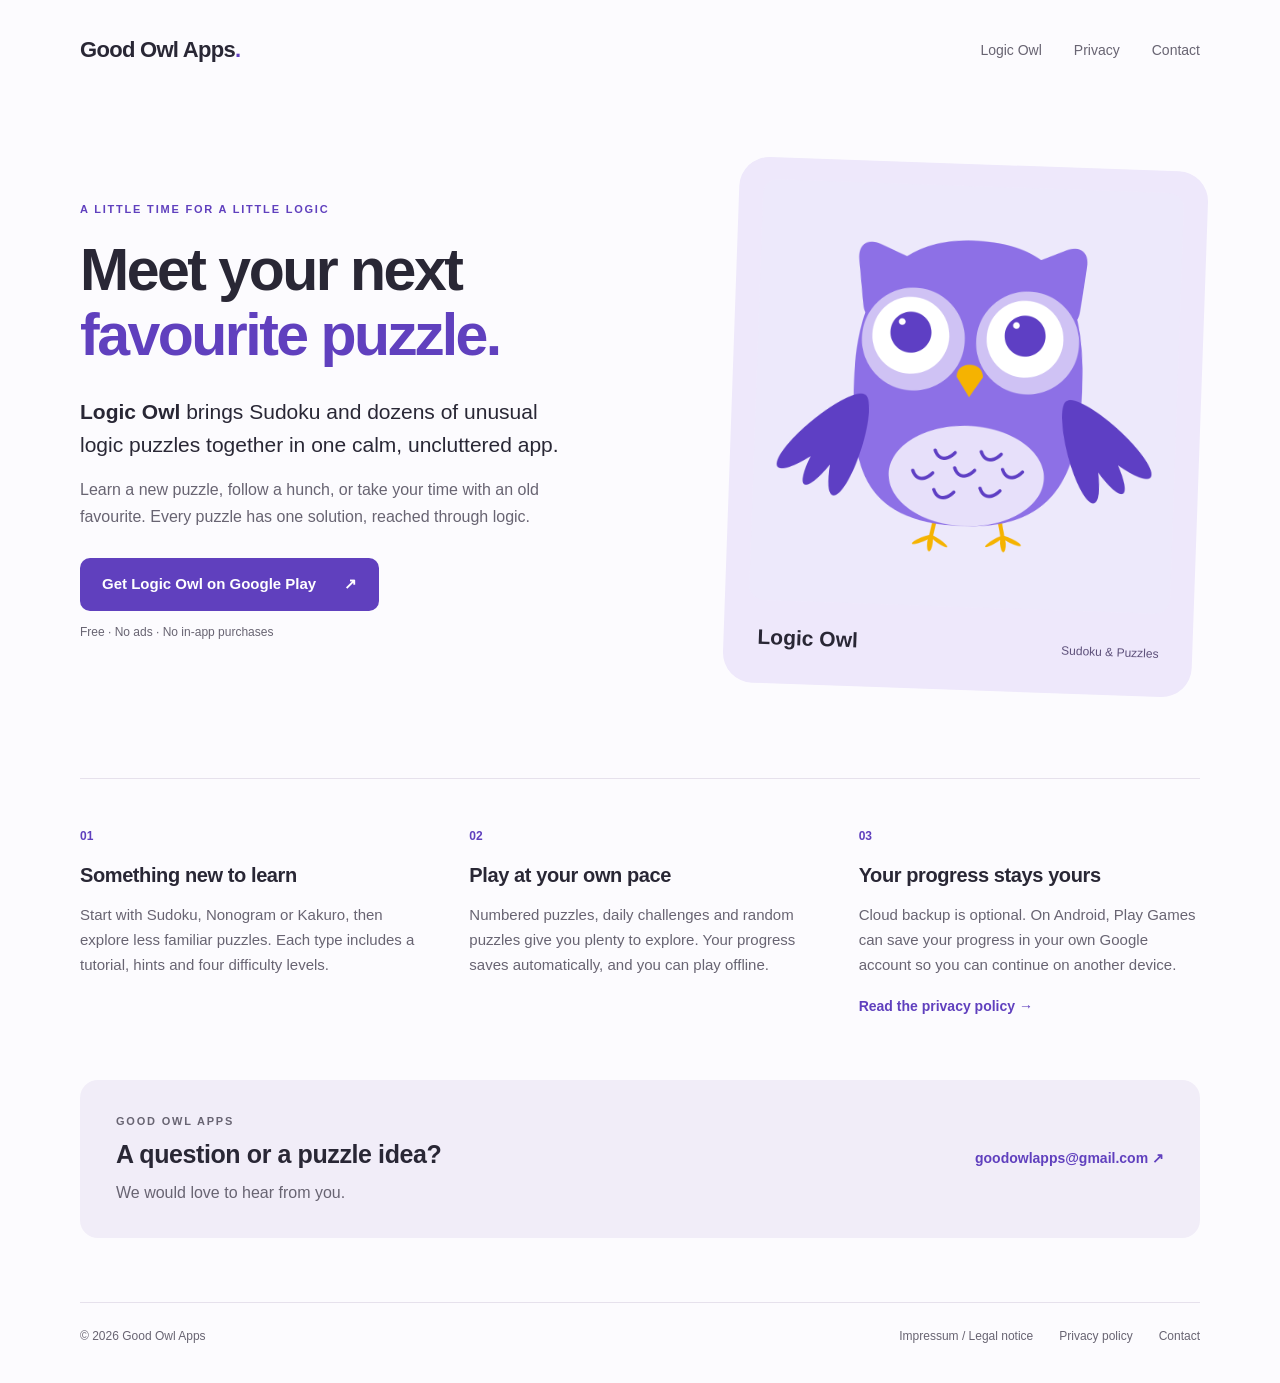
<file: index.html>
<!doctype html>
<html lang="en">
<head>
  <meta charset="utf-8">
  <meta name="viewport" content="width=device-width, initial-scale=1">
  <meta name="google-site-verification" content="zi-N37IOgFQKY7EE-RjC2Cdn187cPZG93VJIesh0D1U">
  <title>Good Owl Apps · Logic Owl</title>
  <meta name="description" content="Meet Logic Owl: Sudoku and dozens of logic puzzles, with offline play and optional cloud saves. Apps by Good Owl Apps.">
  <link rel="icon" href="logic-owl.png" type="image/png">
  <link rel="stylesheet" href="style.css">
</head>
<body>
  <a class="skip" href="#main">Skip to content</a>
  <header class="wrap header">
    <a class="brand" href="./">Good Owl Apps<span class="brand-dot" aria-hidden="true">.</span></a>
    <nav aria-label="Main navigation"><a href="#logic-owl">Logic Owl</a><a href="privacy.html">Privacy</a><a href="mailto:goodowlapps@gmail.com">Contact</a></nav>
  </header>
  <main id="main" class="wrap">
    <section id="logic-owl" class="hero" aria-labelledby="app-title">
      <div class="hero-copy">
        <p class="eyebrow">A little time for a little logic</p>
        <h1 id="app-title">Meet your next<br><span>favourite puzzle.</span></h1>
        <p class="lead"><strong>Logic Owl</strong> brings Sudoku and dozens of unusual logic puzzles together in one calm, uncluttered app.</p>
        <p class="intro">Learn a new puzzle, follow a hunch, or take your time with an old favourite. Every puzzle has one solution, reached through logic.</p>
        <a class="button" href="https://play.google.com/store/apps/details?id=de.goodowlapps.logicpuzzles">Get Logic Owl on Google Play <span aria-hidden="true">↗</span></a>
        <p class="small muted">Free · No ads · No in-app purchases</p>
      </div>
      <figure class="owl-card">
        <img src="logic-owl.png" alt="Logic Owl, a friendly purple owl" width="512" height="512">
        <figcaption>Logic Owl <span>Sudoku &amp; Puzzles</span></figcaption>
      </figure>
    </section>
    <section class="details" aria-label="About Logic Owl">
      <div><span class="detail-number">01</span><h2>Something new to learn</h2><p>Start with Sudoku, Nonogram or Kakuro, then explore less familiar puzzles. Each type includes a tutorial, hints and four difficulty levels.</p></div>
      <div><span class="detail-number">02</span><h2>Play at your own pace</h2><p>Numbered puzzles, daily challenges and random puzzles give you plenty to explore. Your progress saves automatically, and you can play offline.</p></div>
      <div><span class="detail-number">03</span><h2>Your progress stays yours</h2><p>Cloud backup is optional. On Android, Play Games can save your progress in your own Google account so you can continue on another device.</p><a class="text-link" href="privacy.html">Read the privacy policy <span aria-hidden="true">→</span></a></div>
    </section>
    <section class="contact" aria-labelledby="contact-title">
      <div><p class="eyebrow">Good Owl Apps</p><h2 id="contact-title">A question or a puzzle idea?</h2><p>We would love to hear from you.</p></div>
      <a class="text-link" href="mailto:goodowlapps@gmail.com">goodowlapps@gmail.com <span aria-hidden="true">↗</span></a>
    </section>
  </main>
  <footer class="wrap footer"><span>© 2026 Good Owl Apps</span><a href="impressum.html">Impressum / Legal notice</a><a href="privacy.html">Privacy policy</a><a href="mailto:goodowlapps@gmail.com">Contact</a></footer>
</body>
</html>
</file>
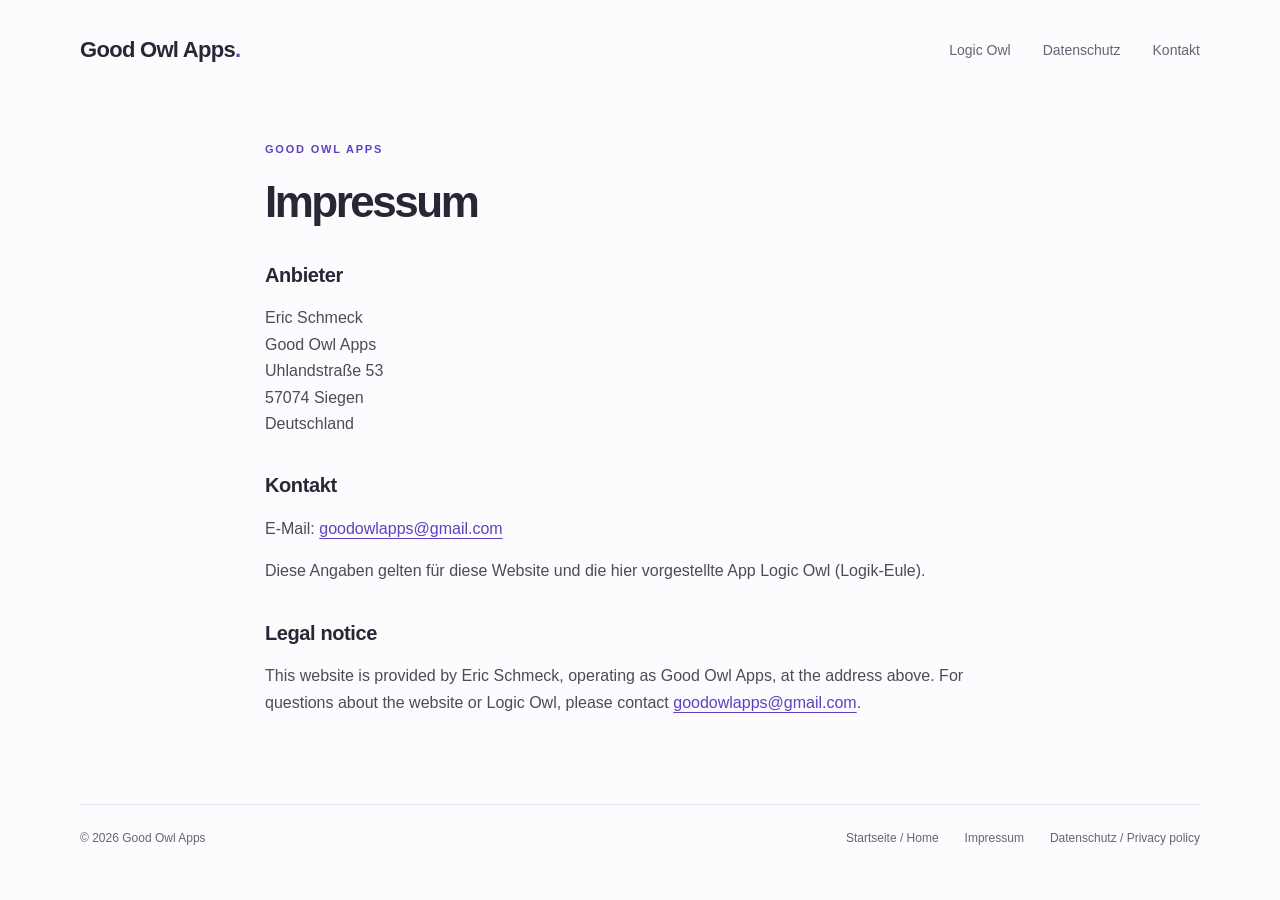
<file: impressum.html>
<!doctype html>
<html lang="de">
<head>
  <meta charset="utf-8">
  <meta name="viewport" content="width=device-width, initial-scale=1">
  <title>Impressum · Good Owl Apps</title>
  <meta name="description" content="Anbieterkennzeichnung und Kontakt für Good Owl Apps.">
  <link rel="icon" href="logic-owl.png" type="image/png">
  <link rel="stylesheet" href="style.css">
</head>
<body>
  <a class="skip" href="#main">Zum Inhalt</a>
  <header class="wrap header"><a class="brand" href="./">Good Owl Apps<span class="brand-dot" aria-hidden="true">.</span></a><nav aria-label="Navigation"><a href="./">Logic Owl</a><a href="privacy.html">Datenschutz</a><a href="mailto:goodowlapps@gmail.com">Kontakt</a></nav></header>
  <main id="main" class="wrap document">
    <p class="eyebrow">Good Owl Apps</p>
    <h1>Impressum</h1>
    <h2>Anbieter</h2>
    <p>Eric Schmeck<br>Good Owl Apps<br>Uhlandstraße 53<br>57074 Siegen<br>Deutschland</p>
    <h2>Kontakt</h2>
    <p>E-Mail: <a href="mailto:goodowlapps@gmail.com">goodowlapps@gmail.com</a></p>
    <p>Diese Angaben gelten für diese Website und die hier vorgestellte App Logic Owl (Logik-Eule).</p>
    <h2 lang="en">Legal notice</h2>
    <p lang="en">This website is provided by Eric Schmeck, operating as Good Owl Apps, at the address above. For questions about the website or Logic Owl, please contact <a href="mailto:goodowlapps@gmail.com">goodowlapps@gmail.com</a>.</p>
  </main>
  <footer class="wrap footer"><span>© 2026 Good Owl Apps</span><a href="./">Startseite / Home</a><a href="impressum.html" aria-current="page">Impressum</a><a href="privacy.html">Datenschutz / Privacy policy</a></footer>
</body>
</html>
</file>
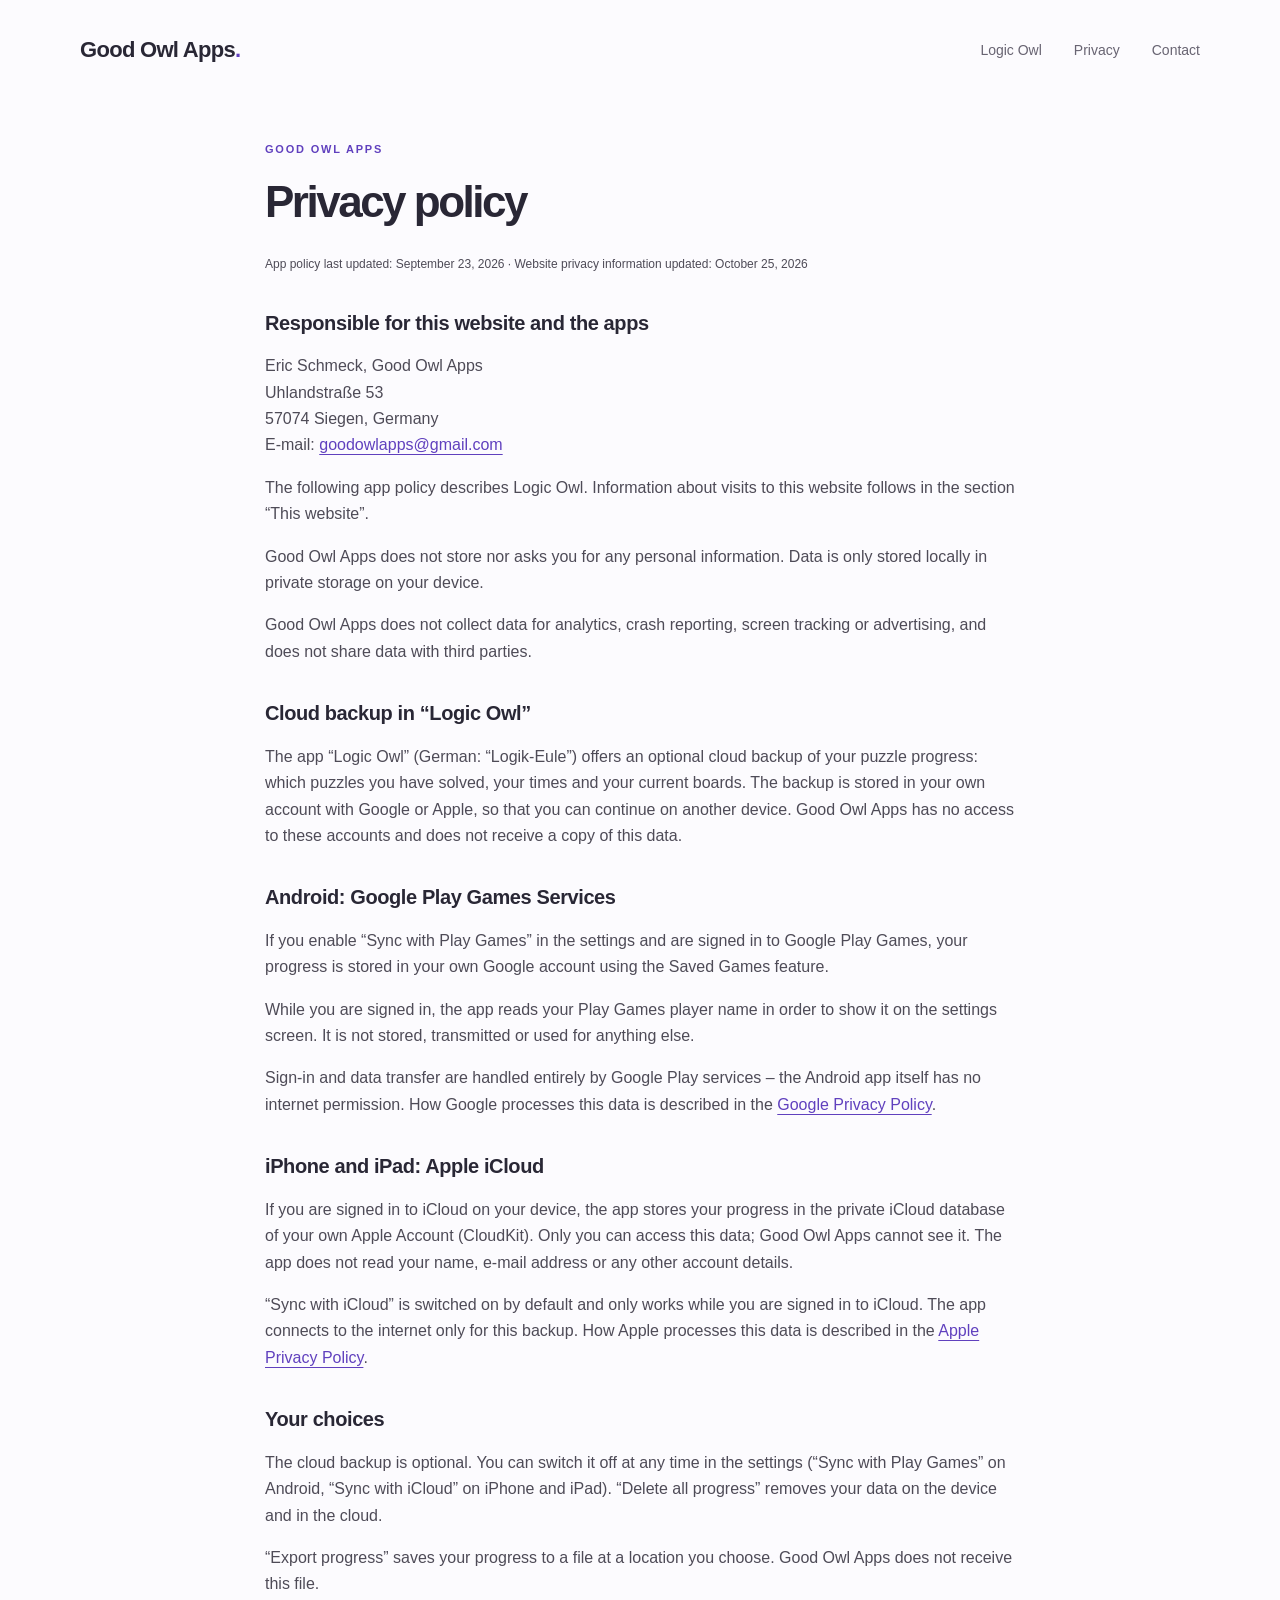
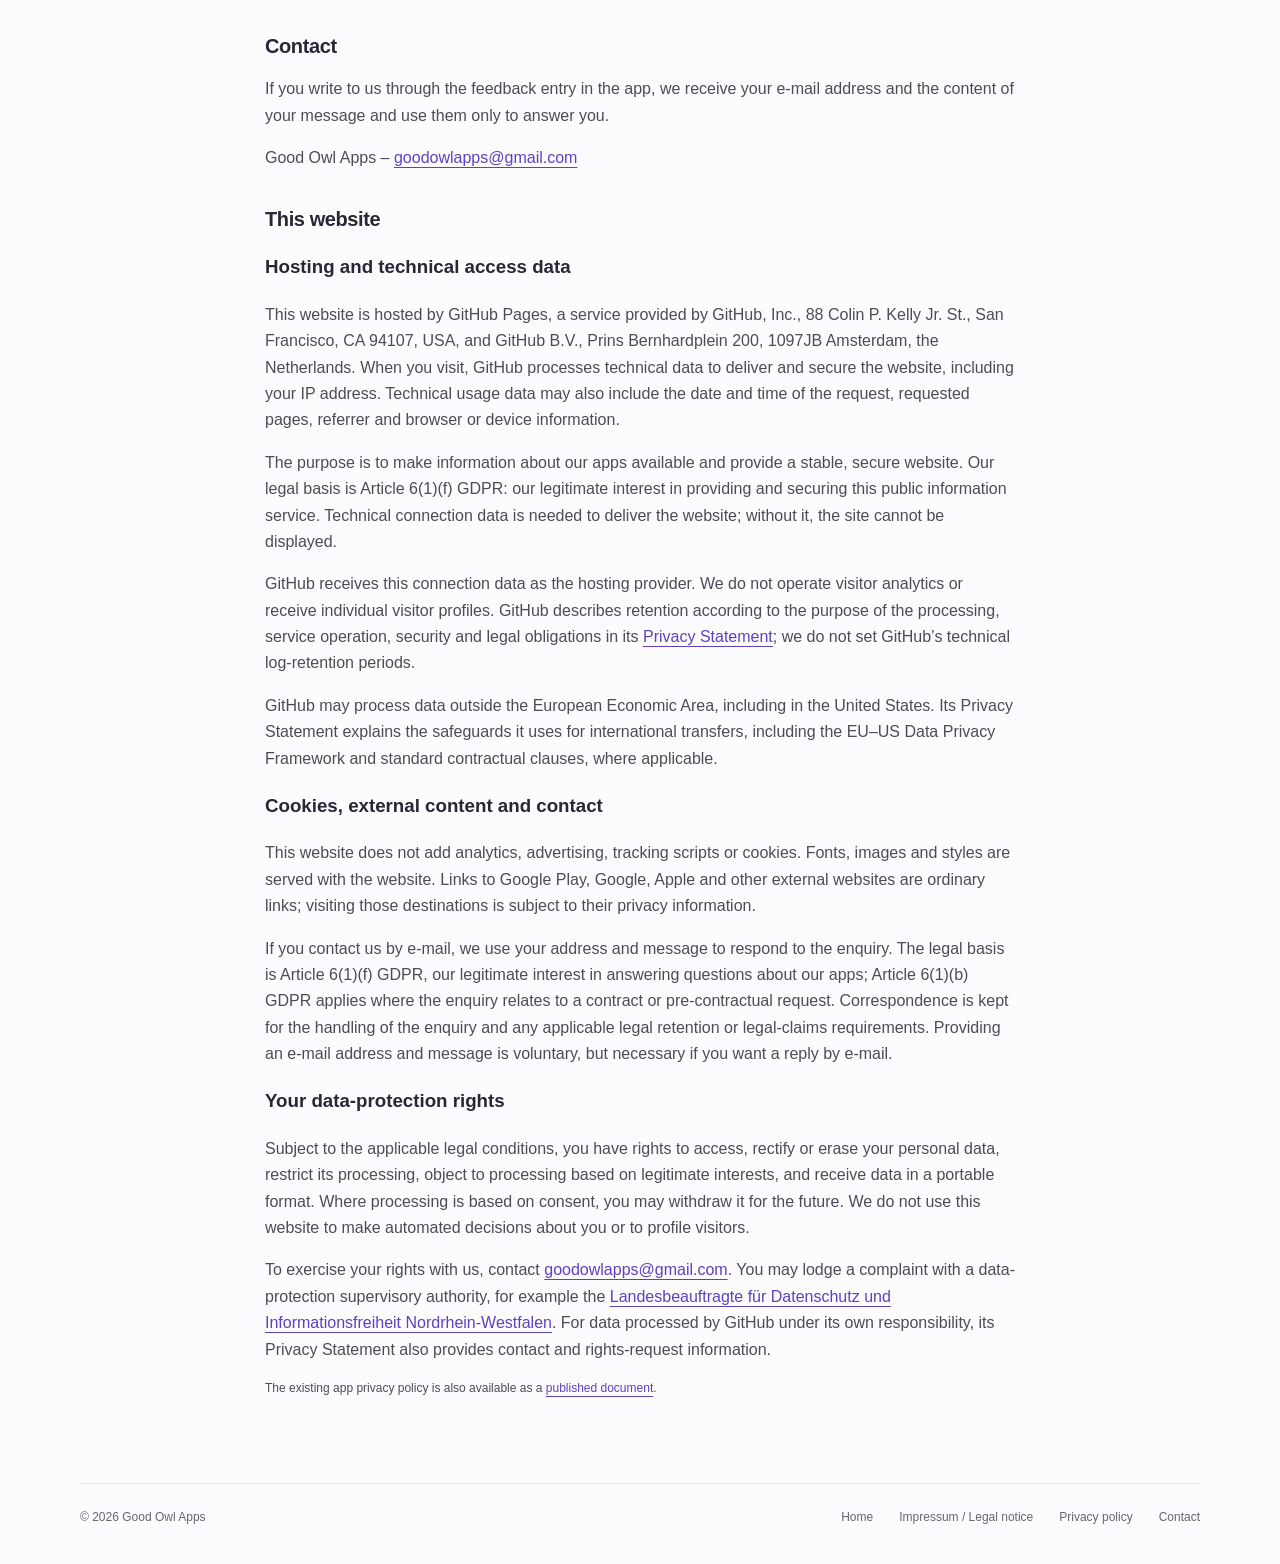
<file: privacy.html>
<!doctype html>
<html lang="en">
<head>
  <meta charset="utf-8">
  <meta name="viewport" content="width=device-width, initial-scale=1">
  <title>Privacy policy · Good Owl Apps</title>
  <meta name="description" content="The Good Owl Apps privacy policy, including optional Google Play Games and Apple iCloud backups in Logic Owl.">
  <link rel="icon" href="logic-owl.png" type="image/png">
  <link rel="stylesheet" href="style.css">
</head>
<body>
  <a class="skip" href="#main">Skip to content</a>
  <header class="wrap header"><a class="brand" href="./">Good Owl Apps<span class="brand-dot" aria-hidden="true">.</span></a><nav aria-label="Main navigation"><a href="./">Logic Owl</a><a href="privacy.html" aria-current="page">Privacy</a><a href="mailto:goodowlapps@gmail.com">Contact</a></nav></header>
  <main id="main" class="wrap document">
    <p class="eyebrow">Good Owl Apps</p>
    <h1>Privacy policy</h1>
    <p class="small">App policy last updated: September 23, 2026 · Website privacy information updated: October 25, 2026</p>
    <h2>Responsible for this website and the apps</h2>
    <p>Eric Schmeck, Good Owl Apps<br>Uhlandstraße 53<br>57074 Siegen, Germany<br>E-mail: <a href="mailto:goodowlapps@gmail.com">goodowlapps@gmail.com</a></p>
    <p>The following app policy describes Logic Owl. Information about visits to this website follows in the section “This website”.</p>
    <p>Good Owl Apps does not store nor asks you for any personal information. Data is only stored locally in private storage on your device.</p>
    <p>Good Owl Apps does not collect data for analytics, crash reporting, screen tracking or advertising, and does not share data with third parties.</p>
    <h2>Cloud backup in “Logic Owl”</h2>
    <p>The app “Logic Owl” (German: “Logik-Eule”) offers an optional cloud backup of your puzzle progress: which puzzles you have solved, your times and your current boards. The backup is stored in your own account with Google or Apple, so that you can continue on another device. Good Owl Apps has no access to these accounts and does not receive a copy of this data.</p>
    <h2>Android: Google Play Games Services</h2>
    <p>If you enable “Sync with Play Games” in the settings and are signed in to Google Play Games, your progress is stored in your own Google account using the Saved Games feature.</p>
    <p>While you are signed in, the app reads your Play Games player name in order to show it on the settings screen. It is not stored, transmitted or used for anything else.</p>
    <p>Sign-in and data transfer are handled entirely by Google Play services – the Android app itself has no internet permission. How Google processes this data is described in the <a href="https://policies.google.com/privacy">Google Privacy Policy</a>.</p>
    <h2>iPhone and iPad: Apple iCloud</h2>
    <p>If you are signed in to iCloud on your device, the app stores your progress in the private iCloud database of your own Apple Account (CloudKit). Only you can access this data; Good Owl Apps cannot see it. The app does not read your name, e-mail address or any other account details.</p>
    <p>“Sync with iCloud” is switched on by default and only works while you are signed in to iCloud. The app connects to the internet only for this backup. How Apple processes this data is described in the <a href="https://www.apple.com/legal/privacy/">Apple Privacy Policy</a>.</p>
    <h2>Your choices</h2>
    <p>The cloud backup is optional. You can switch it off at any time in the settings (“Sync with Play Games” on Android, “Sync with iCloud” on iPhone and iPad). “Delete all progress” removes your data on the device and in the cloud.</p>
    <p>“Export progress” saves your progress to a file at a location you choose. Good Owl Apps does not receive this file.</p>
    <h2>Contact</h2>
    <p>If you write to us through the feedback entry in the app, we receive your e-mail address and the content of your message and use them only to answer you.</p>
    <p>Good Owl Apps – <a href="mailto:goodowlapps@gmail.com">goodowlapps@gmail.com</a></p>
    <h2>This website</h2>
    <h3>Hosting and technical access data</h3>
    <p>This website is hosted by GitHub Pages, a service provided by GitHub, Inc., 88 Colin P. Kelly Jr. St., San Francisco, CA 94107, USA, and GitHub B.V., Prins Bernhardplein 200, 1097JB Amsterdam, the Netherlands. When you visit, GitHub processes technical data to deliver and secure the website, including your IP address. Technical usage data may also include the date and time of the request, requested pages, referrer and browser or device information.</p>
    <p>The purpose is to make information about our apps available and provide a stable, secure website. Our legal basis is Article 6(1)(f) GDPR: our legitimate interest in providing and securing this public information service. Technical connection data is needed to deliver the website; without it, the site cannot be displayed.</p>
    <p>GitHub receives this connection data as the hosting provider. We do not operate visitor analytics or receive individual visitor profiles. GitHub describes retention according to the purpose of the processing, service operation, security and legal obligations in its <a href="https://docs.github.com/en/site-policy/privacy-policies/github-general-privacy-statement">Privacy Statement</a>; we do not set GitHub’s technical log-retention periods.</p>
    <p>GitHub may process data outside the European Economic Area, including in the United States. Its Privacy Statement explains the safeguards it uses for international transfers, including the EU–US Data Privacy Framework and standard contractual clauses, where applicable.</p>
    <h3>Cookies, external content and contact</h3>
    <p>This website does not add analytics, advertising, tracking scripts or cookies. Fonts, images and styles are served with the website. Links to Google Play, Google, Apple and other external websites are ordinary links; visiting those destinations is subject to their privacy information.</p>
    <p>If you contact us by e-mail, we use your address and message to respond to the enquiry. The legal basis is Article 6(1)(f) GDPR, our legitimate interest in answering questions about our apps; Article 6(1)(b) GDPR applies where the enquiry relates to a contract or pre-contractual request. Correspondence is kept for the handling of the enquiry and any applicable legal retention or legal-claims requirements. Providing an e-mail address and message is voluntary, but necessary if you want a reply by e-mail.</p>
    <h3>Your data-protection rights</h3>
    <p>Subject to the applicable legal conditions, you have rights to access, rectify or erase your personal data, restrict its processing, object to processing based on legitimate interests, and receive data in a portable format. Where processing is based on consent, you may withdraw it for the future. We do not use this website to make automated decisions about you or to profile visitors.</p>
    <p>To exercise your rights with us, contact <a href="mailto:goodowlapps@gmail.com">goodowlapps@gmail.com</a>. You may lodge a complaint with a data-protection supervisory authority, for example the <a href="https://www.ldi.nrw.de/">Landesbeauftragte für Datenschutz und Informationsfreiheit Nordrhein-Westfalen</a>. For data processed by GitHub under its own responsibility, its Privacy Statement also provides contact and rights-request information.</p>
    <p class="small">The existing app privacy policy is also available as a <a href="https://docs.google.com/document/d/e/2PACX-1vTFnq-FXLmimaPLVYi3MFYJRpCd9RBUf_4sBQjqVgsIgMpLkzqYEmUZU5Gso5C50ym8CvPSN7OywUHM/pub">published document</a>.</p>
  </main>
  <footer class="wrap footer"><span>© 2026 Good Owl Apps</span><a href="./">Home</a><a href="impressum.html">Impressum / Legal notice</a><a href="privacy.html" aria-current="page">Privacy policy</a><a href="mailto:goodowlapps@gmail.com">Contact</a></footer>
</body>
</html>
</file>
<file: style.css>
:root { color-scheme: light; --ink: #292735; --muted: #686472; --purple: #6040be; --lavender: #eee8fb; --line: #e6e1ec; }
* { box-sizing: border-box; }
html { scroll-behavior: smooth; scroll-padding-top: 30px; }
body { margin: 0; background: #fcfbfe; color: var(--ink); font-family: -apple-system, BlinkMacSystemFont, "Segoe UI", sans-serif; font-size: 16px; line-height: 1.65; }
a { color: var(--purple); text-underline-offset: 4px; }
a:focus-visible { outline: 3px solid #bc9dff; outline-offset: 6px; }
.wrap { width: min(1120px, calc(100% - 64px)); margin-inline: auto; }
.header { display: flex; align-items: center; justify-content: space-between; gap: 24px; padding-block: 32px; }
.brand { color: var(--ink); font-size: 22px; font-weight: 750; text-decoration: none; letter-spacing: -.7px; white-space: nowrap; }
.brand-dot { color: var(--purple); }
nav { display: flex; gap: 32px; }
nav a { font-size: 14px; color: var(--muted); text-decoration: none; }
nav a:hover { color: var(--purple); text-decoration: underline; }
.hero { display: grid; grid-template-columns: 1.25fr 1fr; gap: 64px; align-items: center; padding-block: 64px 88px; }
.eyebrow { color: var(--purple); text-transform: uppercase; font-size: 11px; font-weight: 750; letter-spacing: 1.8px; margin: 0 0 20px; }
h1 { font-size: clamp(40px, 4.8vw, 59px); font-weight: 760; line-height: 1.1; letter-spacing: -2.5px; margin: 0 0 28px; }
h1 span { color: var(--purple); }
.lead { font-size: 21px; line-height: 1.55; margin: 0 0 16px; max-width: 500px; }
.lead strong { font-weight: 650; }
.intro { color: var(--muted); max-width: 475px; margin: 0 0 28px; }
.button { display: inline-flex; gap: 28px; align-items: center; background: var(--purple); color: #fff; border-radius: 10px; padding: 14px 22px; font-size: 15px; font-weight: 650; text-decoration: none; }
.button:hover { background: #4c3199; }
.small { font-size: 12px; }
.muted { color: var(--muted); }
.owl-card { margin: 0; background: var(--lavender); border-radius: 30px; padding: 22px 24px 28px; transform: rotate(2deg); }
.owl-card img { display: block; width: 100%; height: auto; border-radius: 15px; }
.owl-card figcaption { display: flex; flex-wrap: wrap; align-items: baseline; justify-content: space-between; gap: 6px 14px; padding: 20px 10px 0; font-size: 21px; font-weight: 700; }
.owl-card figcaption span { font-size: 12px; color: #5c4f79; font-weight: 450; }
.details { border-top: 1px solid var(--line); display: grid; grid-template-columns: repeat(3, 1fr); gap: 48px; padding-block: 48px 60px; }
.detail-number { display: block; color: var(--purple); font-size: 12px; font-weight: 700; margin-bottom: 15px; }
h2 { font-size: 20px; line-height: 1.35; letter-spacing: -.4px; font-weight: 650; }
.details h2 { margin: 0 0 14px; }
.details p { font-size: 15px; color: var(--muted); margin: 0 0 16px; }
.text-link { font-size: 14px; font-weight: 600; text-decoration: none; }
.text-link:hover { text-decoration: underline; }
.contact { display: flex; justify-content: space-between; align-items: center; gap: 32px; background: #f1edf8; border-radius: 18px; padding: 32px 36px; margin-block: 0 64px; }
.contact .eyebrow { margin: 0 0 8px; }
.contact h2 { margin: 0 0 8px; font-size: 25px; }
.contact p { color: var(--muted); margin: 0; }
.footer { display: flex; gap: 26px; font-size: 12px; padding-block: 24px 36px; border-top: 1px solid var(--line); color: var(--muted); }
.footer span { margin-right: auto; }
.footer a { color: var(--muted); text-decoration: none; }
.footer a:hover { text-decoration: underline; }
.skip { position: fixed; top: -80px; left: 20px; background: #fff; padding: 10px 16px; z-index: 10; }
.skip:focus { top: 10px; }
.document { max-width: 750px; padding-block: 40px 72px; }
.document h1 { font-size: 44px; }
.document h2 { margin-top: 35px; }
.document p { color: #4e4b57; }
.document .eyebrow { color: var(--purple); }
@media (max-width: 760px) {
  .wrap { width: calc(100% - 36px); }
  .header { flex-wrap: wrap; padding-block: 22px; gap: 14px; }
  nav { gap: 24px; }
  .hero { grid-template-columns: 1fr; gap: 34px; padding-block: 28px 50px; }
  h1 { font-size: 44px; letter-spacing: -1.8px; }
  .lead { font-size: 19px; }
  .owl-card { max-width: 400px; width: calc(100% - 14px); margin-inline: auto; transform: rotate(1deg); }
  .details { grid-template-columns: 1fr; gap: 32px; padding-block: 32px 40px; }
  .contact { flex-direction: column; align-items: flex-start; padding: 26px; margin-bottom: 42px; gap: 20px; }
  .contact h2 { font-size: 23px; }
  .footer { flex-wrap: wrap; gap: 14px 24px; }
  .footer span { width: 100%; }
  .document h1 { font-size: 36px; }
}
@media (prefers-reduced-motion: reduce) { html { scroll-behavior: auto; } }
</file>
